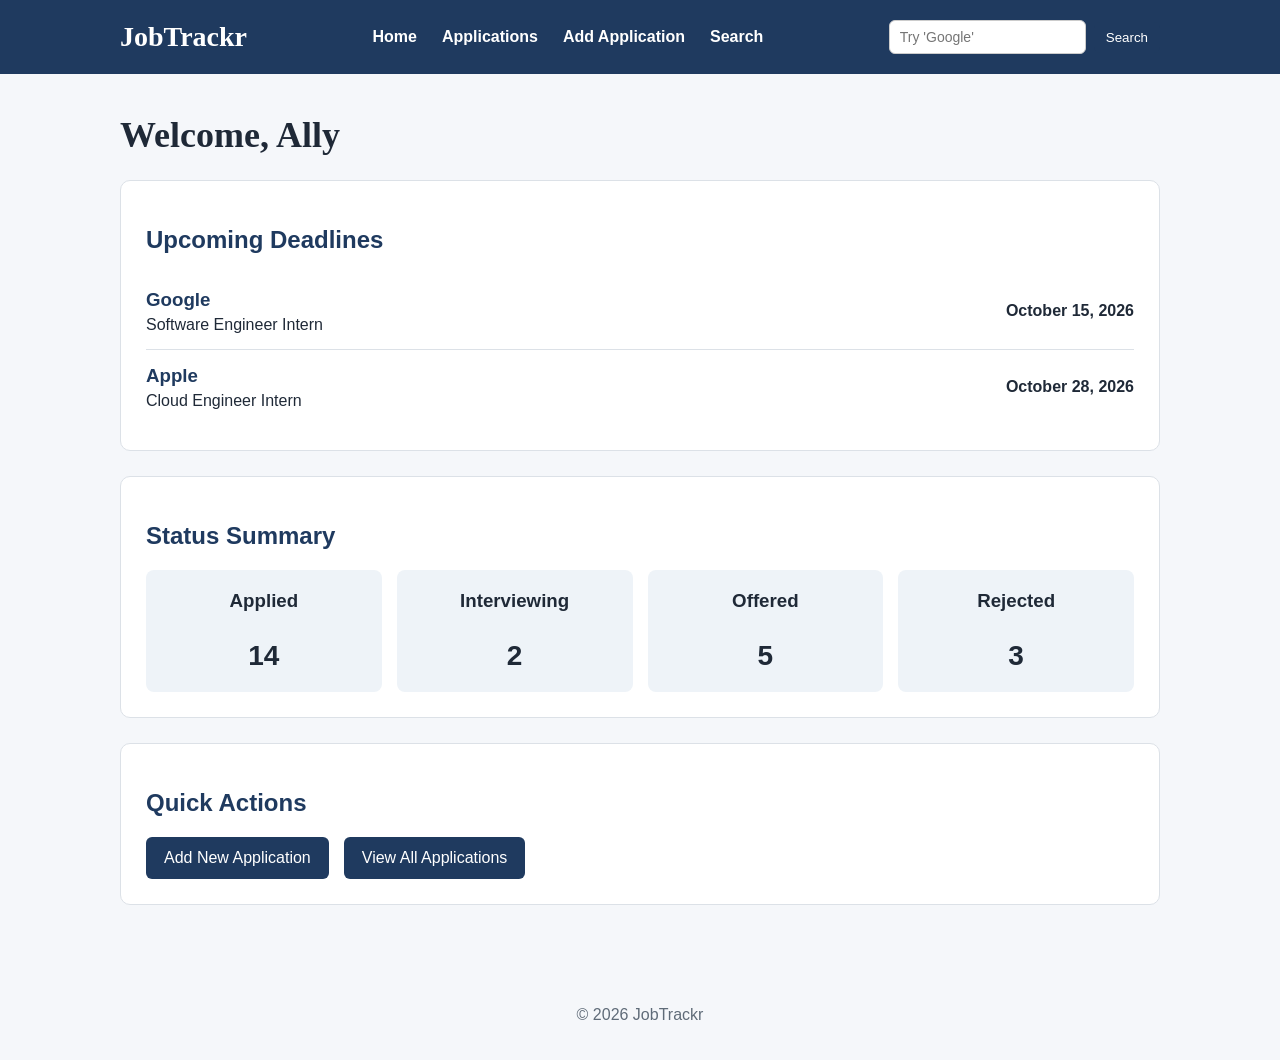
<file: index.html>
<!DOCTYPE html>
<html lang="en">
<head>
    <meta charset="UTF-8">
    <meta name="viewport" content="width=device-width, initial-scale=1.0">
    <title>JobTrackr | Home</title>
    <link rel="stylesheet" href="css/styles.css">
</head>
<body>
<header>
    <div class="header-container">
        <a class="logo" href="index.html">JobTrackr</a>

        <nav aria-label="Primary navigation">
            <a href="index.html">Home</a>
            <a href="applications.html">Applications</a>
            <a href="add-application.html">Add Application</a>
            <a href="applications-filtered.html">Search</a>
        </nav>

        <form class="header-search" action="applications-filtered.html" method="get">
            <label for="header-search-input" class="visually-hidden">
                Search applications
            </label>
            <input
                type="search"
                id="header-search-input"
                name="q"
                placeholder="Try 'Google'"
                required>
            <button type="submit">Search</button>
        </form>
    </div>
</header>

<main>
    <h1>Welcome, Ally</h1>

    <section>
        <h2>Upcoming Deadlines</h2>

        <div class="deadline-item">
            <div>
                <h3>Google</h3>
                <p>Software Engineer Intern</p>
            </div>
            <p><strong>October 15, 2026</strong></p>
        </div>

        <div class="deadline-item">
            <div>
                <h3>Apple</h3>
                <p>Cloud Engineer Intern</p>
            </div>
            <p><strong>October 28, 2026</strong></p>
        </div>
    </section>

    <section>
        <h2>Status Summary</h2>

        <div class="status-summary">
            <div>
                <h3>Applied</h3>
                <p>14</p>
            </div>

            <div>
                <h3>Interviewing</h3>
                <p>2</p>
            </div>

            <div>
                <h3>Offered</h3>
                <p>5</p>
            </div>

            <div>
                <h3>Rejected</h3>
                <p>3</p>
            </div>
        </div>
    </section>

    <section>
        <h2>Quick Actions</h2>

        <div class="quick-actions">
            <a href="add-application.html">Add New Application</a>
            <a href="applications.html">View All Applications</a>
        </div>
    </section>
</main>

<footer>
    <p>&copy; 2026 JobTrackr</p>
</footer>

<script src="https://code.jquery.com/jquery-3.7.1.min.js"></script>
<script src="js/script.js"></script>
</body>
</html>
</file>
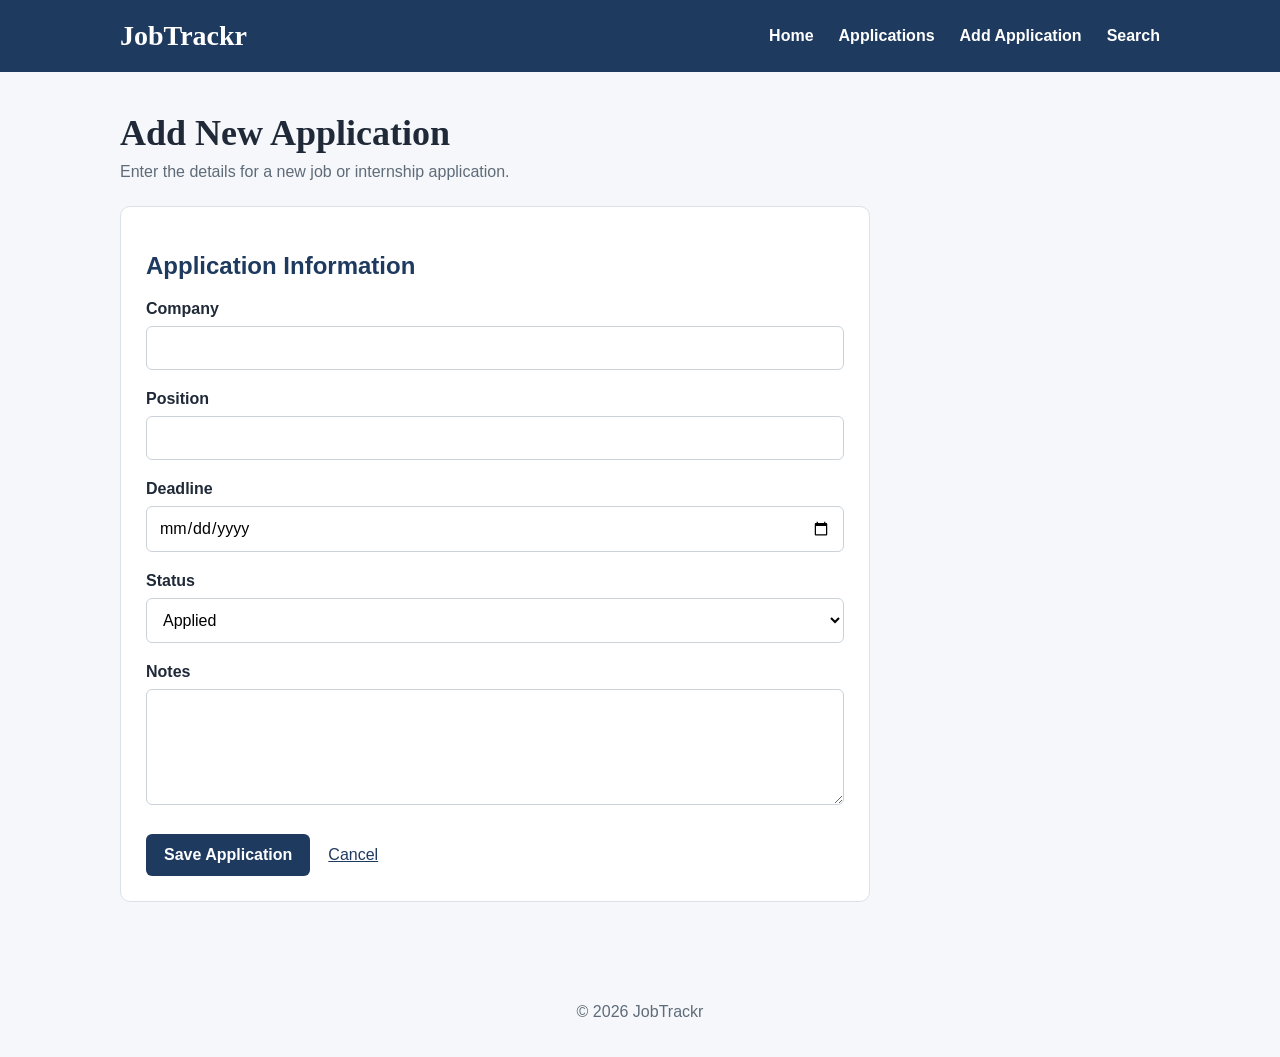
<file: add-application.html>
<!DOCTYPE html>
<html lang="en">
<head>
    <meta charset="UTF-8">
    <meta name="viewport" content="width=device-width, initial-scale=1.0">
    <title>JobTrackr | Add Application</title>
    <link rel="stylesheet" href="css/styles.css">
</head>

<body>
<header>
    <div class="header-container">
        <a class="logo" href="index.html">JobTrackr</a>

        <nav aria-label="Primary navigation">
            <a href="index.html">Home</a>
            <a href="applications.html">Applications</a>
            <a href="add-application.html">Add Application</a>
            <a href="applications-filtered.html">Search</a>
        </nav>
    </div>
</header>

<main>
    <h1>Add New Application</h1>

    <p class="page-description">
        Enter the details for a new job or internship application.
    </p>

    <section class="form-section">
        <h2>Application Information</h2>

        <form action="applications.html">
            <div class="form-group">
                <label for="company">Company</label>
                <input
                    type="text"
                    id="company"
                    name="company"
                    required>
            </div>

            <div class="form-group">
                <label for="position">Position</label>
                <input
                    type="text"
                    id="position"
                    name="position"
                    required>
            </div>

            <div class="form-group">
                <label for="deadline">Deadline</label>
                <input
                    type="date"
                    id="deadline"
                    name="deadline">
            </div>

            <div class="form-group">
                <label for="status">Status</label>

                <select id="status" name="status">
                    <option value="applied">Applied</option>
                    <option value="interviewing">Interviewing</option>
                    <option value="offered">Offered</option>
                    <option value="rejected">Rejected</option>
                </select>
            </div>

            <div class="form-group">
                <label for="notes">Notes</label>

                <textarea
                    id="notes"
                    name="notes"
                    rows="5"></textarea>
            </div>

            <div class="form-actions">
                <button class="save-button" type="submit">
                    Save Application
                </button>

                <a href="applications.html">Cancel</a>
            </div>
        </form>
    </section>
</main>

<footer>
    <p>&copy; 2026 JobTrackr</p>
</footer>

<script src="https://code.jquery.com/jquery-3.7.1.min.js"></script>
<script src="js/script.js"></script>
</body>
</html>
</file>
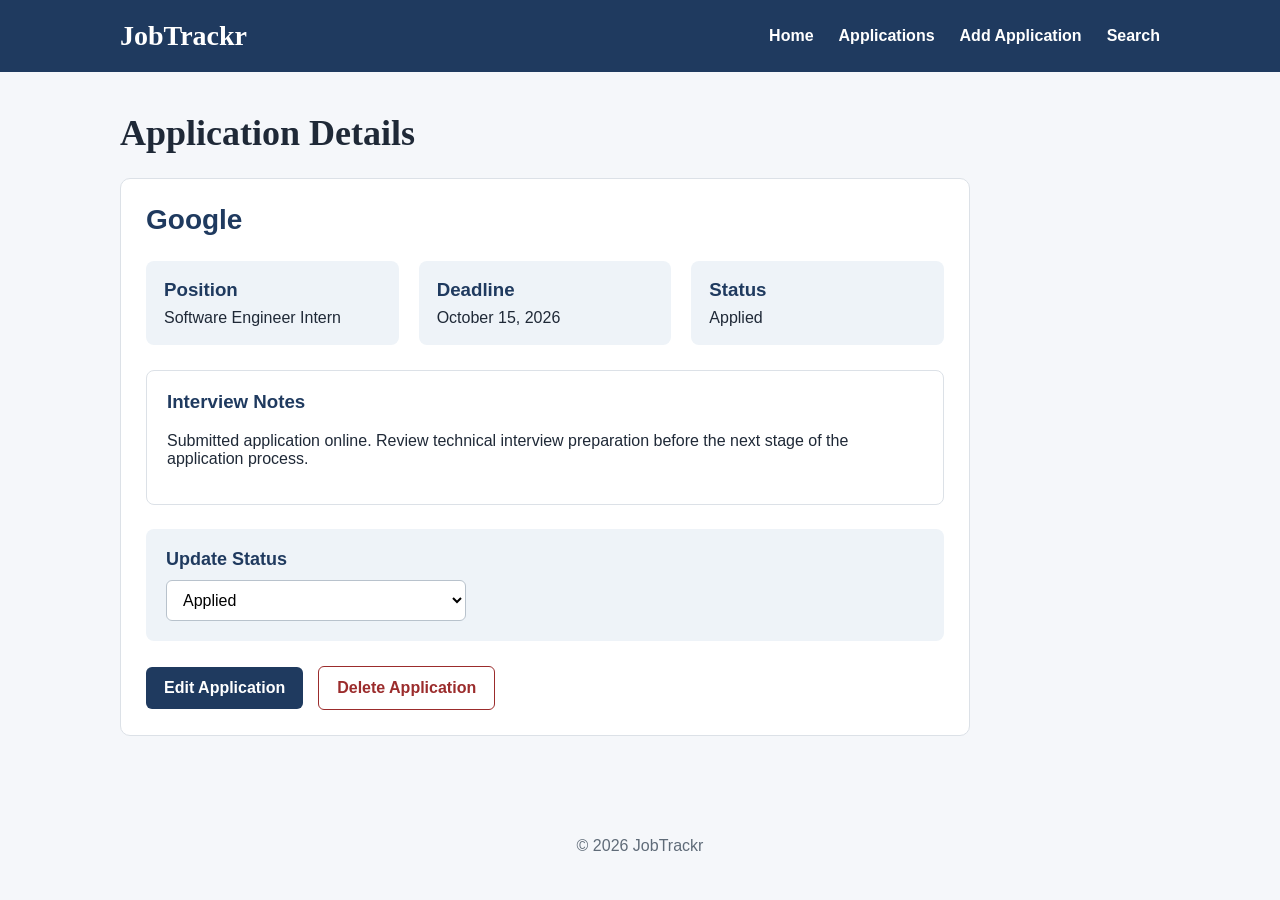
<file: application-details.html>
<!DOCTYPE html>
<html lang="en">
<head>
    <meta charset="UTF-8">
    <meta name="viewport" content="width=device-width, initial-scale=1.0">
    <title>JobTrackr | Application Details</title>
    <link rel="stylesheet" href="css/styles.css">
</head>

<body>
<header>
    <div class="header-container">
        <a class="logo" href="index.html">JobTrackr</a>

        <nav aria-label="Primary navigation">
            <a href="index.html">Home</a>
            <a href="applications.html">Applications</a>
            <a href="add-application.html">Add Application</a>
            <a href="applications-filtered.html">Search</a>
        </nav>
    </div>
</header>

<main>
    <h1>Application Details</h1>

    <section class="details-section">
        <h2>Google</h2>

        <div class="application-info">
            <div>
                <h3>Position</h3>
                <p>Software Engineer Intern</p>
            </div>

            <div>
                <h3>Deadline</h3>
                <p>October 15, 2026</p>
            </div>

            <div>
                <h3>Status</h3>
                <p id="current-status">Applied</p>
            </div>
        </div>

        <div class="notes-section">
            <h3>Interview Notes</h3>
            <p>
                Submitted application online. Review technical interview
                preparation before the next stage of the application process.
            </p>
        </div>

        <div class="status-update-section">
            <label for="status-select">
                <strong>Update Status</strong>
            </label>

            <select id="status-select">
                <option value="Applied" selected>Applied</option>
                <option value="Interviewing">Interviewing</option>
                <option value="Offered">Offered</option>
                <option value="Rejected">Rejected</option>
            </select>

            <!-- JavaScript adds the status confirmation here. -->
            <div id="status-message"></div>
        </div>

        <div class="details-actions">
            <a class="primary-button" href="add-application.html">
                Edit Application
            </a>

            <button class="delete-button" type="button">
                Delete Application
            </button>
        </div>
    </section>
</main>

<footer>
    <p>&copy; 2026 JobTrackr</p>
</footer>

<script src="https://code.jquery.com/jquery-3.7.1.min.js"></script>
<script src="js/script.js"></script>
</body>
</html>
</file>
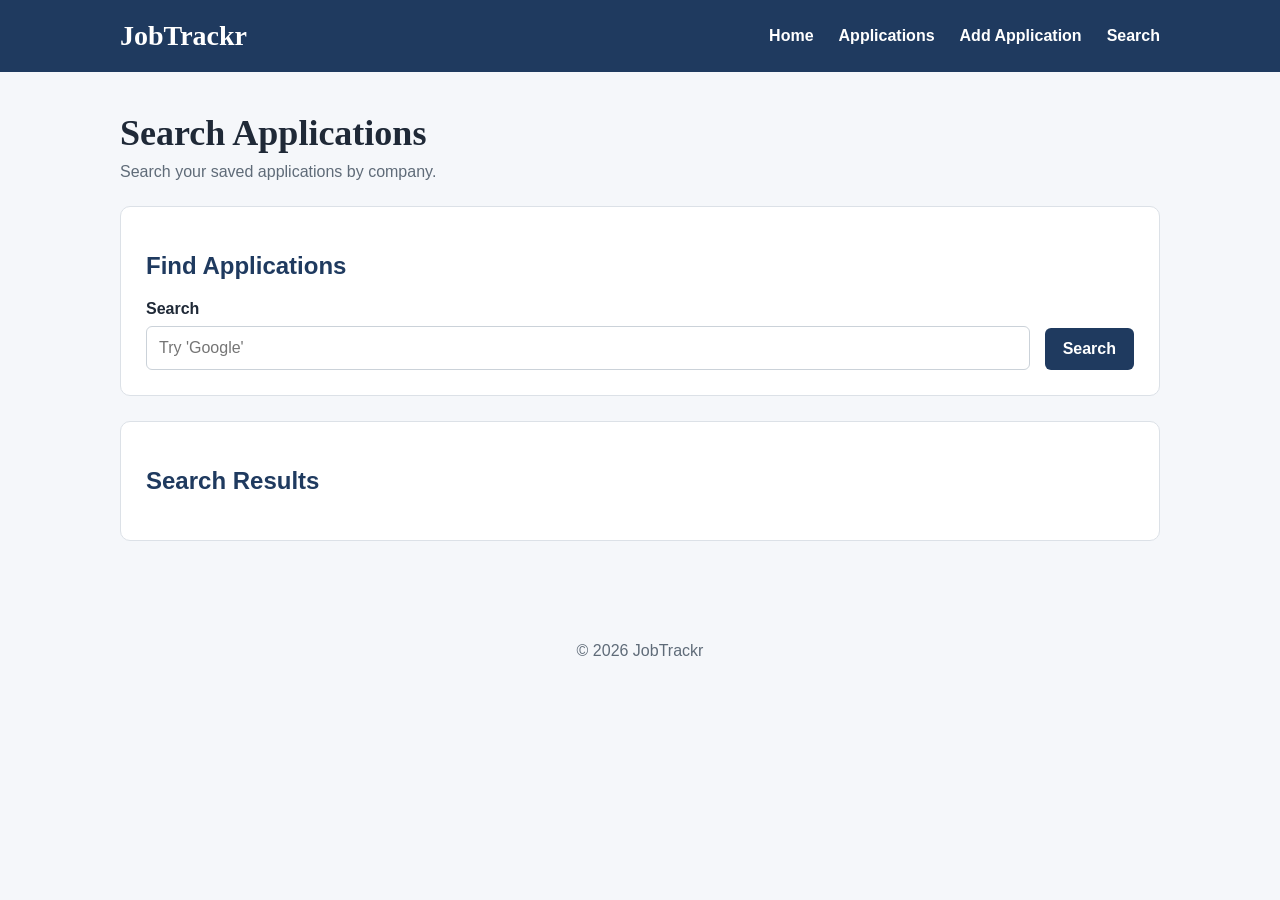
<file: applications-filtered.html>
<!DOCTYPE html>
<html lang="en">
<head>
    <meta charset="UTF-8">
    <meta name="viewport" content="width=device-width, initial-scale=1.0">
    <title>JobTrackr | Search Applications</title>
    <link rel="stylesheet" href="css/styles.css">
</head>

<body>
<header>
    <div class="header-container">
        <a class="logo" href="index.html">JobTrackr</a>

        <nav aria-label="Primary navigation">
            <a href="index.html">Home</a>
            <a href="applications.html">Applications</a>
            <a href="add-application.html">Add Application</a>
            <a href="applications-filtered.html">Search</a>
        </nav>
    </div>
</header>

<main>
    <h1>Search Applications</h1>

    <p class="page-description">
        Search your saved applications by company.
    </p>

    <section>
        <h2>Find Applications</h2>

        <form
            class="search-form"
            action="applications-filtered.html"
            method="get">

            <div class="form-group">
                <label for="search">Search</label>

                <input
                    type="search"
                    id="search"
                    name="q"
                    placeholder="Try 'Google'"
                    required>
            </div>

            <button class="save-button" type="submit">
                Search
            </button>
        </form>
    </section>

    <section id="search-results">
        <h2>Search Results</h2>

        <!-- Search results are generated with jQuery. -->
        <div id="results-content"></div>
    </section>
</main>

<footer>
    <p>&copy; 2026 JobTrackr</p>
</footer>

<script src="https://code.jquery.com/jquery-3.7.1.min.js"></script>
<script src="js/script.js"></script>
</body>
</html>
</file>
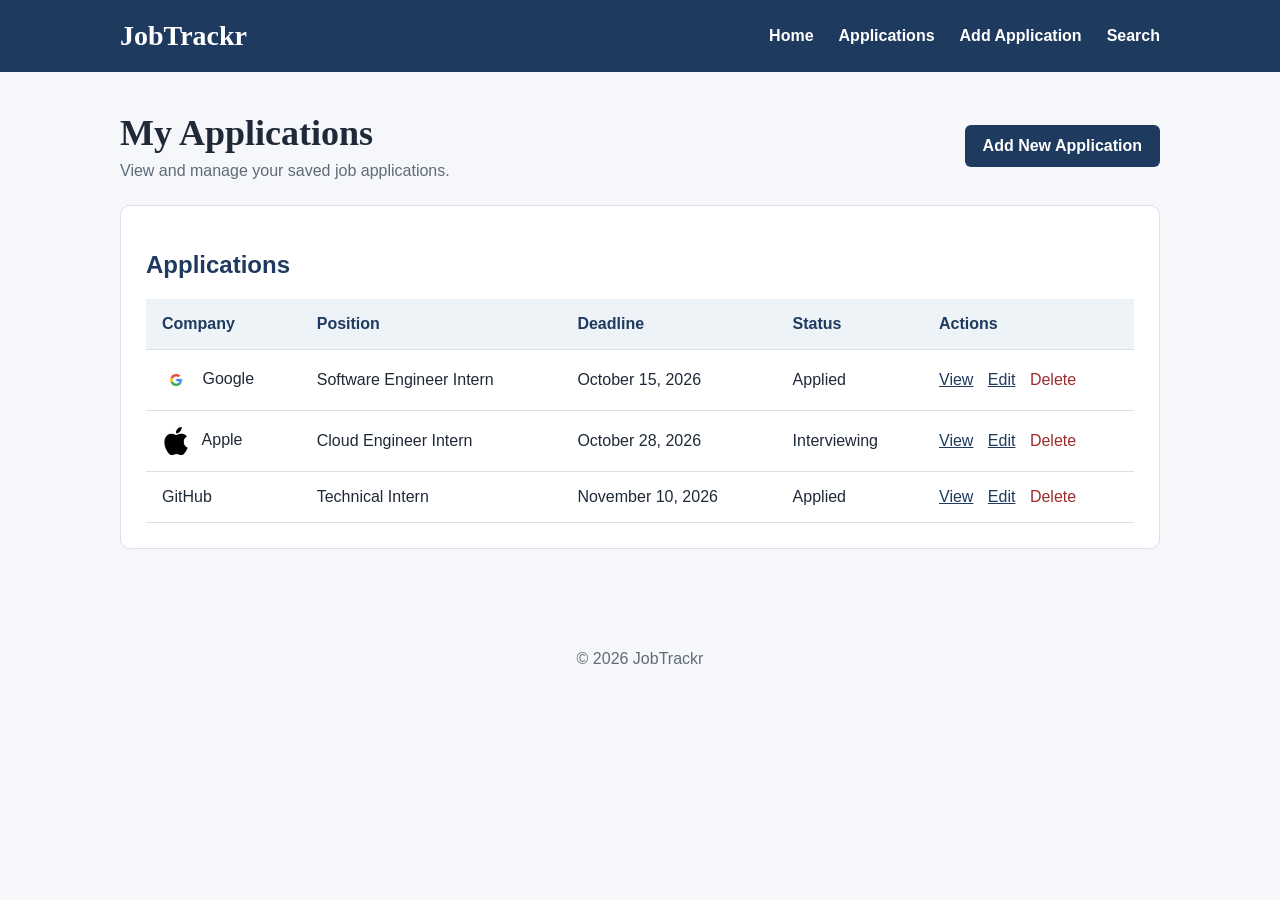
<file: applications.html>
<!DOCTYPE html>
<html lang="en">
<head>
    <meta charset="UTF-8">
    <meta name="viewport" content="width=device-width, initial-scale=1.0">
    <title>JobTrackr | Applications</title>
    <link rel="stylesheet" href="css/styles.css">
</head>

<body>
<!-- Image sources:
     Apple logo: https://www.stickpng.com/img/icons-logos-emojis/tech-companies/apple-official-logo
     Google logo: https://www.figma.com/community/file/1386104594751427405/google-g-logo
-->

<header>
    <div class="header-container">
        <a class="logo" href="index.html">JobTrackr</a>

        <nav aria-label="Primary navigation">
            <a href="index.html">Home</a>
            <a href="applications.html">Applications</a>
            <a href="add-application.html">Add Application</a>
            <a href="applications-filtered.html">Search</a>
        </nav>
    </div>
</header>

<main>
    <div class="page-heading">
        <div>
            <h1>My Applications</h1>
            <p>View and manage your saved job applications.</p>
        </div>

        <a class="primary-button" href="add-application.html">
            Add New Application
        </a>
    </div>

    <section>
        <h2>Applications</h2>

        <!-- Confirmation messages created by JavaScript appear here. -->
        <div id="application-message"></div>

        <div class="table-container">
            <table>
                <thead>
                    <tr>
                        <th>Company</th>
                        <th>Position</th>
                        <th>Deadline</th>
                        <th>Status</th>
                        <th>Actions</th>
                    </tr>
                </thead>

                <tbody>
                    <tr>
                        <td>
                            <img
                                class="company-logo"
                                src="images/google-logo.png"
                                alt="Google logo">
                            Google
                        </td>
                        <td>Software Engineer Intern</td>
                        <td>October 15, 2026</td>
                        <td>Applied</td>
                        <td>
                            <a href="application-details.html">View</a>
                            <a href="add-application.html">Edit</a>
                            <button
                                class="delete-row-button"
                                type="button">
                                Delete
                            </button>
                        </td>
                    </tr>

                    <tr>
                        <td>
                            <img
                                class="company-logo"
                                src="images/apple-logo.png"
                                alt="Apple logo">
                            Apple
                        </td>
                        <td>Cloud Engineer Intern</td>
                        <td>October 28, 2026</td>
                        <td>Interviewing</td>
                        <td>
                            <a href="application-details.html">View</a>
                            <a href="add-application.html">Edit</a>
                            <button
                                class="delete-row-button"
                                type="button">
                                Delete
                            </button>
                        </td>
                    </tr>

                    <tr>
                        <td>GitHub</td>
                        <td>Technical Intern</td>
                        <td>November 10, 2026</td>
                        <td>Applied</td>
                        <td>
                            <a href="application-details.html">View</a>
                            <a href="add-application.html">Edit</a>
                            <button
                                class="delete-row-button"
                                type="button">
                                Delete
                            </button>
                        </td>
                    </tr>
                </tbody>
            </table>
        </div>
    </section>
</main>

<footer>
    <p>&copy; 2026 JobTrackr</p>
</footer>

<script src="https://code.jquery.com/jquery-3.7.1.min.js"></script>
<script src="js/script.js"></script>
</body>
</html>
</file>
<file: css/styles.css>
/* ------------------------------
   JobTrackr - main stylesheet
   ------------------------------ */

/* basic page setup */
* {
    box-sizing: border-box;
}

body {
    margin: 0;
    font-family: Arial, Helvetica, sans-serif;
    background-color: #f5f7fa;
    color: #1f2937;
}

/* header and navigation */
header {
    background-color: #1f3a5f;
    color: white;
}

.header-container {
    max-width: 1100px;
    margin: 0 auto;
    padding: 20px 30px;
    display: flex;
    justify-content: space-between;
    align-items: center;
}

.logo {
    color: white;
    text-decoration: none;
    font-family: Georgia, "Times New Roman", serif;
    font-size: 28px;
    font-weight: bold;
}

nav {
    display: flex;
    gap: 25px;
}

nav a {
    color: white;
    text-decoration: none;
    font-weight: bold;
}

nav a:hover {
    text-decoration: underline;
}

/* main content */
main {
    max-width: 1100px;
    margin: 0 auto;
    padding: 40px 30px;
}

h1 {
    font-family: Georgia, "Times New Roman", serif;
    font-size: 36px;
    margin-top: 0;
}

h2 {
    color: #1f3a5f;
}

section {
    background-color: white;
    margin-bottom: 25px;
    padding: 25px;
    border-radius: 10px;
    border: 1px solid #dce1e7;
}

/* status */
.status-summary {
    display: flex;
    gap: 15px;
    flex-wrap: wrap;
}

.status-summary div {
    flex: 1;
    min-width: 150px;
    padding: 20px;
    background-color: #eef3f8;
    border-radius: 8px;
    text-align: center;
}

.status-summary h3 {
    margin-top: 0;
}

.status-summary p {
    font-size: 28px;
    font-weight: bold;
    margin-bottom: 0;
}

/* quick action buttons */
.quick-actions {
    display: flex;
    gap: 15px;
}

.quick-actions a {
    display: inline-block;
    padding: 12px 18px;
    background-color: #1f3a5f;
    color: white;
    text-decoration: none;
    border-radius: 6px;
}

.quick-actions a:hover {
    background-color: #315780;
}

/* Footer */
footer {
    text-align: center;
    padding: 20px;
    color: #5f6b78;
}

/* phone layout */
@media (max-width: 767px) {
    .header-container {
        flex-direction: column;
        align-items: flex-start;
        gap: 15px;
    }

    nav {
        flex-direction: column;
        gap: 10px;
    }

    main {
        padding: 25px 15px;
    }

    .status-summary {
        flex-direction: column;
    }

    .quick-actions {
        flex-direction: column;
    }

    .quick-actions a {
        text-align: center;
    }

    .page-heading {
        flex-direction: column;
        align-items: flex-start;
    }

    .form-actions {
        flex-direction: column;
        align-items: stretch;
    }

    .save-button {
        width: 100%;
    }

    .form-actions a {
        text-align: center;
    }

    .primary-button {
        width: 100%;
        text-align: center;
    }

    .application-info {
        flex-direction: column;
    }

    .details-actions {
        flex-direction: column;
        align-items: stretch;
    }

    .details-actions a,
    .update-button,
    .delete-button {
        width: 100%;
        text-align: center;
    }

    .search-form {
        flex-direction: column;
        align-items: stretch;
    }

    .search-form .form-group {
        width: 100%;
    }

    .filtered-heading {
        flex-direction: column;
        align-items: flex-start;
    }

    .result-count {
        width: 100%;
    }

    .deadline-item {
        flex-direction: column;
        align-items: flex-start;
    }
}

/* applications page */
.page-heading {
    display: flex;
    justify-content: space-between;
    align-items: center;
    gap: 20px;
    margin-bottom: 25px;
}

.page-heading h1 {
    margin-bottom: 8px;
}

.page-heading p {
    margin: 0;
    color: #5f6b78;
}

.primary-button {
    display: inline-block;
    padding: 12px 18px;
    background-color: #1f3a5f;
    color: white;
    text-decoration: none;
    border-radius: 6px;
    font-weight: bold;
}

.primary-button:hover {
    background-color: #315780;
}

.table-container {
    width: 100%;
    overflow-x: auto;
}

table {
    width: 100%;
    border-collapse: collapse;
}

th,
td {
    padding: 16px;
    text-align: left;
    border-bottom: 1px solid #dce1e7;
}

th {
    background-color: #eef3f8;
    color: #1f3a5f;
}

td a {
    color: #1f3a5f;
    margin-right: 10px;
}

td button {
    border: none;
    background: none;
    color: #9b2c2c;
    cursor: pointer;
    font: inherit;
    padding: 0;
}

td button:hover,
td a:hover {
    text-decoration: underline;
}

/* add application page */
.page-description {
    color: #5f6b78;
    margin-top: -15px;
    margin-bottom: 25px;
}

.form-section {
    max-width: 750px;
}

.form-group {
    margin-bottom: 20px;
}

.form-group label {
    display: block;
    margin-bottom: 8px;
    font-weight: bold;
    color: #1f2937;
}

.form-group input,
.form-group select,
.form-group textarea {
    width: 100%;
    padding: 12px;
    border: 1px solid #cbd2d9;
    border-radius: 6px;
    font: inherit;
    background-color: white;
}

.form-group input:focus,
.form-group select:focus,
.form-group textarea:focus {
    outline: 2px solid #315780;
    outline-offset: 1px;
}

.form-group textarea {
    resize: vertical;
}

.form-actions {
    display: flex;
    align-items: center;
    gap: 18px;
    margin-top: 25px;
}

.save-button {
    padding: 12px 18px;
    border: none;
    border-radius: 6px;
    background-color: #1f3a5f;
    color: white;
    font: inherit;
    font-weight: bold;
    cursor: pointer;
}

.save-button:hover {
    background-color: #315780;
}

.form-actions a {
    color: #1f3a5f;
}

.form-actions a:hover {
    text-decoration: none;
}

/* application details page */
.details-section {
    max-width: 850px;
}

.details-section h2 {
    font-size: 28px;
    margin-top: 0;
}

.application-info {
    display: flex;
    gap: 20px;
    margin: 25px 0;
}

.application-info div {
    flex: 1;
    padding: 18px;
    background-color: #eef3f8;
    border-radius: 8px;
}

.application-info h3 {
    color: #1f3a5f;
    margin-top: 0;
    margin-bottom: 8px;
}

.application-info p {
    margin: 0;
}

.notes-section {
    margin-top: 25px;
    padding: 20px;
    border: 1px solid #dce1e7;
    border-radius: 8px;
}

.notes-section h3 {
    color: #1f3a5f;
    margin-top: 0;
}

.details-actions {
    display: flex;
    align-items: center;
    gap: 15px;
    margin-top: 25px;
}

.update-button,
.delete-button {
    padding: 12px 18px;
    border-radius: 6px;
    font: inherit;
    font-weight: bold;
    cursor: pointer;
}

.update-button {
    background-color: white;
    color: #1f3a5f;
    border: 1px solid #1f3a5f;
}

.update-button:hover {
    background-color: #eef3f8;
}

.delete-button {
    background-color: white;
    color: #9b2c2c;
    border: 1px solid #9b2c2c;
}

.delete-button:hover {
    background-color: #f9eeee;
}

/* filtered applications page */
.search-form {
    display: flex;
    align-items: flex-end;
    gap: 15px;
}

.search-form .form-group {
    flex: 1;
    margin-bottom: 0;
}

.filtered-heading {
    display: flex;
    justify-content: space-between;
    align-items: center;
    gap: 20px;
    margin-bottom: 20px;
}

.filtered-heading h2 {
    margin-top: 0;
    margin-bottom: 5px;
}

.filtered-heading p {
    margin: 0;
    color: #5f6b78;
}

.result-count {
    min-width: 120px;
    padding: 15px;
    background-color: #eef3f8;
    border-radius: 8px;
    text-align: center;
}

.result-count strong {
    display: block;
    color: #1f3a5f;
    font-size: 26px;
}

.result-count span {
    color: #5f6b78;
    font-size: 14px;
}

/* flexible images */
img {
    max-width: 100%;
    height: auto;
}

/* company logos */
.company-logo {
    width: 28px;
    height: 28px;
    object-fit: contain;
    vertical-align: middle;
    margin-right: 8px;
}

/* upcoming deadlines */
.deadline-item {
    display: flex;
    justify-content: space-between;
    align-items: center;
    gap: 20px;
    padding: 15px 0;
    border-bottom: 1px solid #dce1e7;
}

.deadline-item:last-child {
    border-bottom: none;
}

.deadline-item h3 {
    margin: 0 0 5px;
    color: #1f3a5f;
}

.deadline-item p {
    margin: 0;
}

/* Header search form */
.header-search {
    display: flex;
    align-items: center;
    gap: 8px;
}

.header-search input {
    padding: 8px 10px;
    border: 1px solid #ccc;
    border-radius: 6px;
    font-size: 14px;
}

.header-search button {
    padding: 8px 12px;
    border: none;
    border-radius: 6px;
    background-color: #1f3a5f;
    color: white;
    cursor: pointer;
}

.header-search button:hover {
    background-color: #162b47;
}

.visually-hidden {
    position: absolute;
    width: 1px;
    height: 1px;
    padding: 0;
    margin: -1px;
    overflow: hidden;
    clip: rect(0, 0, 0, 0);
    white-space: nowrap;
    border: 0;
}

/* Status update interaction */
.status-update-section {
    margin-top: 24px;
    padding: 20px;
    background-color: #eef3f8;
    border-radius: 8px;
}

.status-update-section label {
    display: block;
    margin-bottom: 10px;
    color: #1f3a5f;
    font-size: 18px;
}

#status-select {
    width: 100%;
    max-width: 300px;
    padding: 10px 12px;
    border: 1px solid #b8c2cc;
    border-radius: 6px;
    background-color: white;
    font-size: 16px;
    cursor: pointer;
}

.success-message {
    margin-top: 12px;
    padding: 10px 12px;
    background-color: #eef3f8;
    border-left: 4px solid #1f3a5f;
    border-radius: 4px;
    font-weight: bold;
}
</file>
